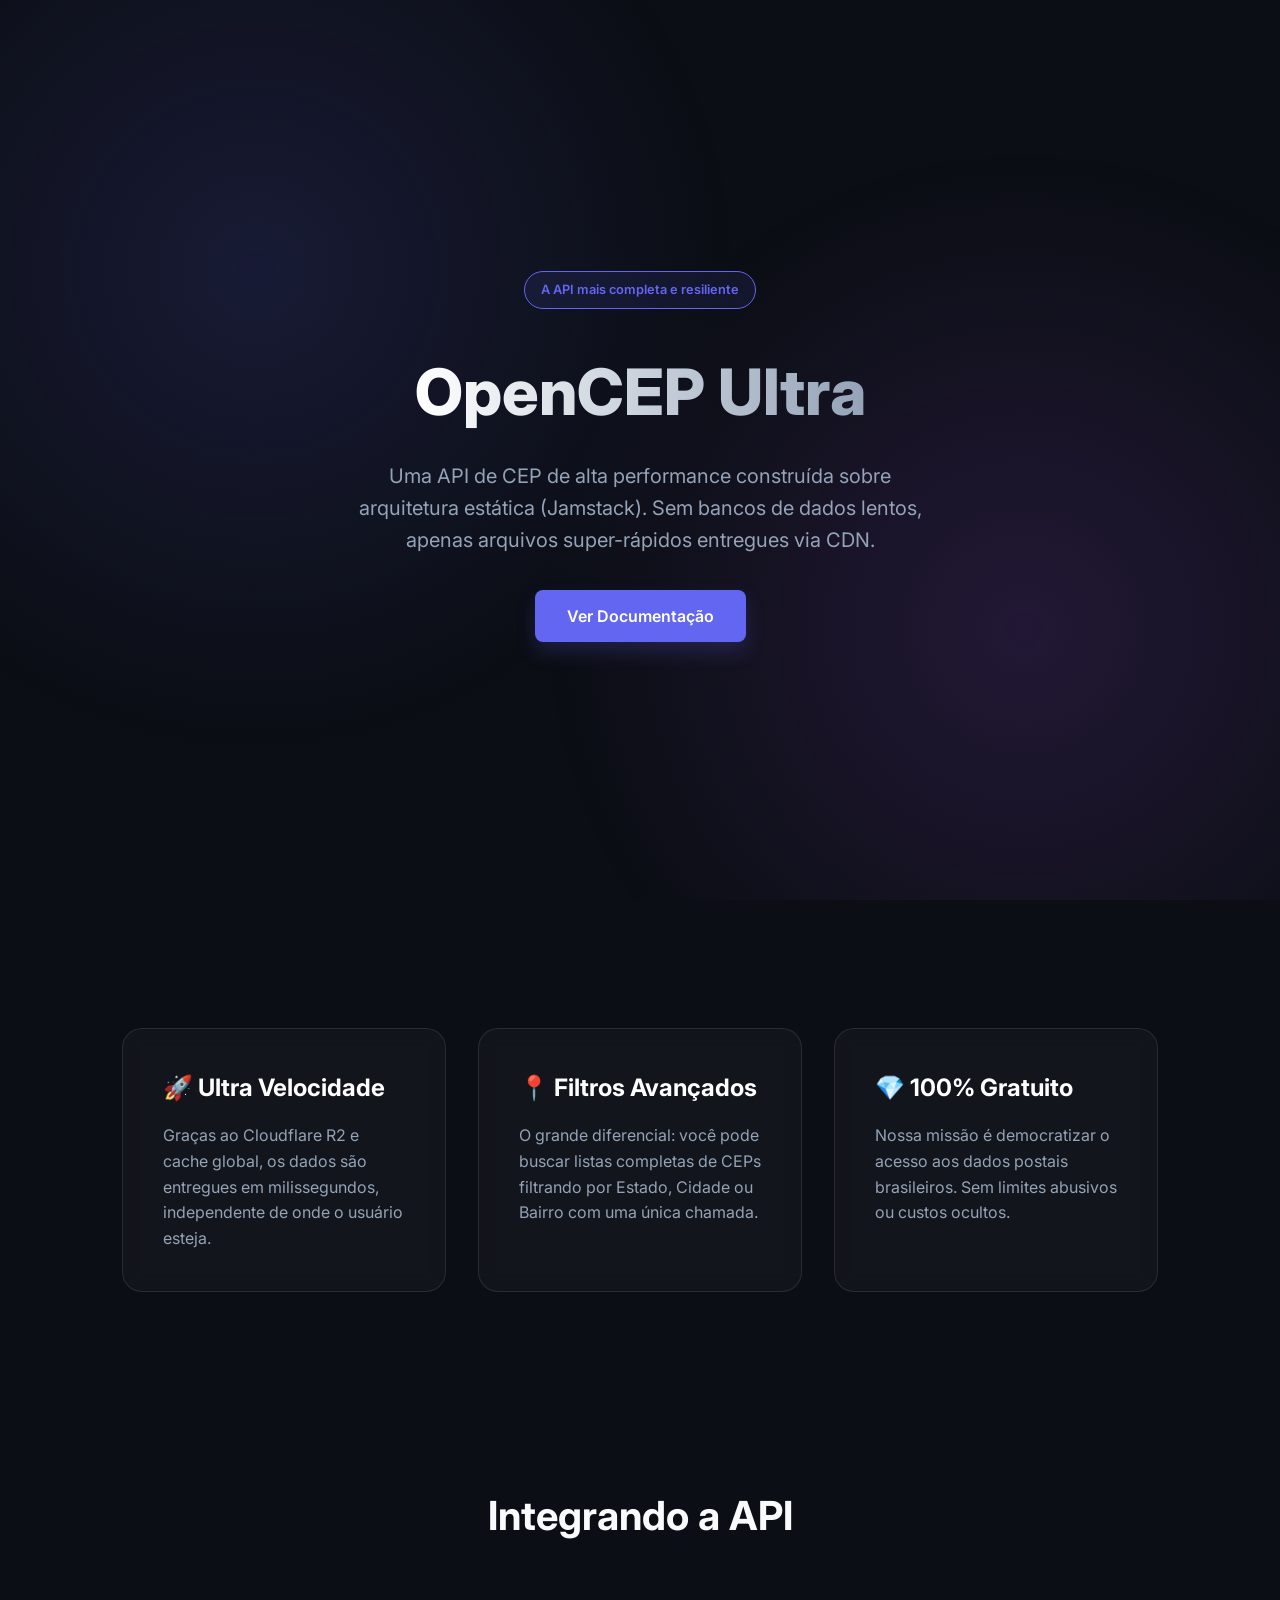
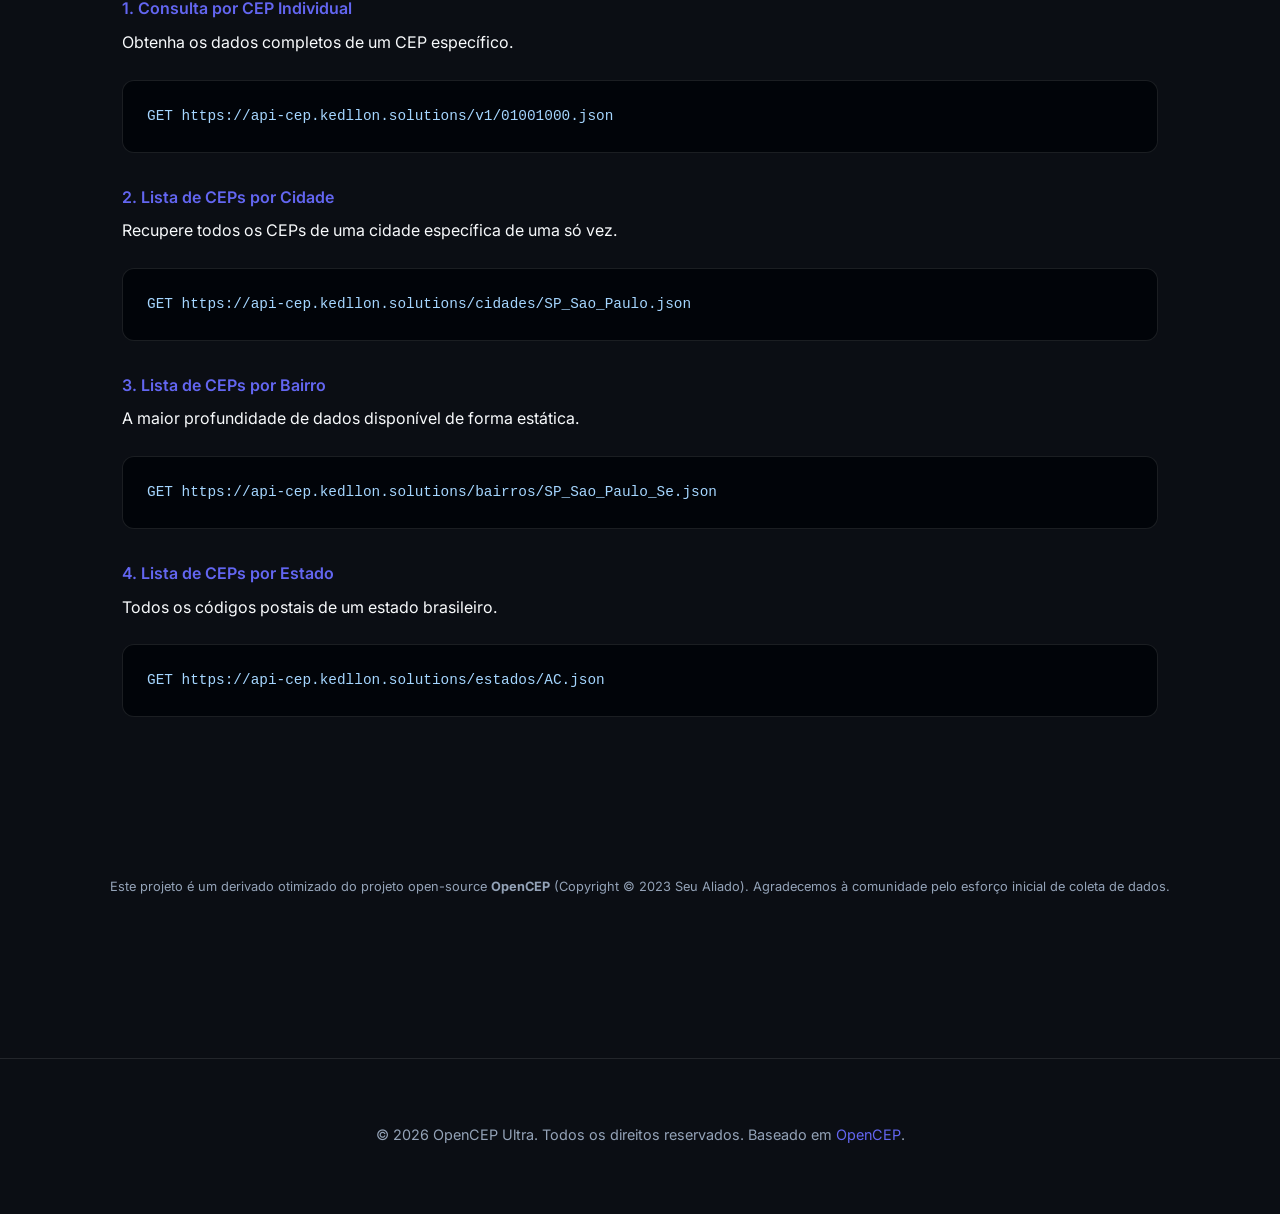
<file: index.html>
<!DOCTYPE html>
<html lang="pt-br">
<head>
    <meta charset="UTF-8">
    <meta name="viewport" content="width=device-width, initial-scale=1.0">
    <title>OpenCEP Ultra | API de CEP Brasileira Gratuita e Rápida</title>
    
    <!-- SEO Meta Tags -->
    <meta name="description" content="A API de CEP mais rápida do Brasil. Alta performance com Cloudflare R2, suporte a filtros por bairro, cidade e estado. 100% gratuita e open-source.">
    <meta name="keywords" content="CEP, API, Brasil, Endereço, OpenCEP, Cloudflare, R2, Jamstack, Desenvolvedor">
    
    <!-- Open Graph / Facebook -->
    <meta property="og:type" content="website">
    <meta property="og:url" content="https://api-cep.kedllon.solutions/">
    <meta property="og:title" content="OpenCEP Ultra | API de CEP Brasileira">
    <meta property="og:description" content="Alta performance e escalabilidade. Filtre por bairro, cidade e estado em milissegundos.">
    <meta property="og:image" content="logo.png">

    <!-- Twitter -->
    <meta property="twitter:card" content="summary_large_image">
    <meta property="twitter:url" content="https://api-cep.kedllon.solutions/">
    <meta property="twitter:title" content="OpenCEP Ultra | API de CEP Brasileira">
    <meta property="twitter:description" content="A API de CEP mais rápida do Brasil. 1.2M de registros servidos na borda da Cloudflare.">
    <meta property="twitter:image" content="logo.png">
    <meta name="description" content="A API de CEP mais rápida do Brasil com filtros avançados por cidade, bairro e estado. Baseada em Jamstack e Cloudflare.">
    <link rel="stylesheet" href="style.css">
    <link rel="shortcut icon" href="https://img.icons8.com/color/48/000000/api.png" type="image/x-icon">

    <!-- Global site tag (gtag.js) - Google Analytics -->
    <script async src="https://www.googletagmanager.com/gtag/js?id=G-SEU_GA_ID"></script>
    <script>
      window.dataLayer = window.dataLayer || [];
      function gtag(){dataLayer.push(arguments);}
      gtag('js', new Date());
      gtag('config', 'G-SEU_GA_ID');
    </script>

    <!-- Microsoft Clarity -->
    <script type="text/javascript">
        (function(c,l,a,r,i,t,y){
            c[a]=c[a]||function(){(c[a].q=c[a].q||[]).push(arguments)};
            t=l.createElement(r);t.async=1;t.src="https://www.clarity.ms/tag/"+i;
            y=l.getElementsByTagName(r)[0];y.parentNode.insertBefore(t,y);
        })(window, document, "clarity", "script", "SEU_CLARITY_ID");
    </script>
    <link rel="author" href="humans.txt" />
</head>
<body>
    <div class="bg-gradient"></div>
    
    <div class="container">
        <!-- Hero Section -->
        <header>
            <span class="badge">A API mais completa e resiliente</span>
            <h1>OpenCEP <span style="color: var(--accent-color);">Ultra</span></h1>
            <p class="hero-subtitle">
                Uma API de CEP de alta performance construída sobre arquitetura estática (Jamstack). 
                Sem bancos de dados lentos, apenas arquivos super-rápidos entregues via CDN.
            </p>
            <div class="hero-actions">
                <a href="#docs" class="btn-primary">Ver Documentação</a>
            </div>
        </header>

        <!-- Features -->
        <section class="features">
            <div class="feature-card">
                <h3>🚀 Ultra Velocidade</h3>
                <p>Graças ao Cloudflare R2 e cache global, os dados são entregues em milissegundos, independente de onde o usuário esteja.</p>
            </div>
            <div class="feature-card">
                <h3>📍 Filtros Avançados</h3>
                <p>O grande diferencial: você pode buscar listas completas de CEPs filtrando por Estado, Cidade ou Bairro com uma única chamada.</p>
            </div>
            <div class="feature-card">
                <h3>💎 100% Gratuito</h3>
                <p>Nossa missão é democratizar o acesso aos dados postais brasileiros. Sem limites abusivos ou custos ocultos.</p>
            </div>
        </section>

        <!-- Documentation -->
        <section class="docs" id="docs">
            <h2>Integrando a API</h2>
            
            <div class="doc-item">
                <span class="code-title">1. Consulta por CEP Individual</span>
                <p>Obtenha os dados completos de um CEP específico.</p>
                <div class="code-block">
                    <code>GET https://api-cep.kedllon.solutions/v1/01001000.json</code>
                </div>
            </div>

            <div class="doc-item">
                <span class="code-title">2. Lista de CEPs por Cidade</span>
                <p>Recupere todos os CEPs de uma cidade específica de uma só vez.</p>
                <div class="code-block">
                    <code>GET https://api-cep.kedllon.solutions/cidades/SP_Sao_Paulo.json</code>
                </div>
            </div>

            <div class="doc-item">
                <span class="code-title">3. Lista de CEPs por Bairro</span>
                <p>A maior profundidade de dados disponível de forma estática.</p>
                <div class="code-block">
                    <code>GET https://api-cep.kedllon.solutions/bairros/SP_Sao_Paulo_Se.json</code>
                </div>
            </div>

            <div class="doc-item">
                <span class="code-title">4. Lista de CEPs por Estado</span>
                <p>Todos os códigos postais de um estado brasileiro.</p>
                <div class="code-block">
                    <code>GET https://api-cep.kedllon.solutions/estados/AC.json</code>
                </div>
            </div>
        </section>
    </div>

        <!-- Credits Section -->
        <section class="docs" style="padding-top: 0;">
            <p style="color: var(--text-muted); font-size: 0.8rem; text-align: center;">
                Este projeto é um derivado otimizado do projeto open-source <strong>OpenCEP</strong> (Copyright © 2023 Seu Aliado). 
                Agradecemos à comunidade pelo esforço inicial de coleta de dados.
            </p>
        </section>
    </div>

    <footer>
        <p>&copy; 2026 OpenCEP Ultra. Todos os direitos reservados. Baseado em <a href="https://github.com/SeuAliado/OpenCEP" style="color: var(--primary-color); text-decoration: none;">OpenCEP</a>.</p>
    </footer>

    <script>
        // Animação suave ao scroll
        document.querySelectorAll('a[href^="#"]').forEach(anchor => {
            anchor.addEventListener('click', function (e) {
                e.preventDefault();
                document.querySelector(this.getAttribute('href')).scrollIntoView({
                    behavior: 'smooth'
                });
            });
        });
    </script>
</body>
</html>
</file>
<file: style.css>
@import url('https://fonts.googleapis.com/css2?family=Inter:wght@300;400;600;700&display=swap');

:root {
    --bg-color: #0b0e14;
    --card-bg: rgba(255, 255, 255, 0.03);
    --primary-color: #6366f1;
    --secondary-color: #a855f7;
    --accent-color: #ed1c24; /* O vermelho que você gosta */
    --text-main: #f8fafc;
    --text-muted: #94a3b8;
    --glass-border: rgba(255, 255, 255, 0.1);
}

* {
    margin: 0;
    padding: 0;
    box-sizing: border-box;
}

body {
    font-family: 'Inter', sans-serif;
    background-color: var(--bg-color);
    color: var(--text-main);
    line-height: 1.6;
    overflow-x: hidden;
}

/* Background Animation */
.bg-gradient {
    position: fixed;
    top: 0;
    left: 0;
    width: 100%;
    height: 100%;
    background: radial-gradient(circle at 20% 30%, rgba(99, 102, 241, 0.15) 0%, transparent 40%),
                radial-gradient(circle at 80% 70%, rgba(168, 85, 247, 0.15) 0%, transparent 40%);
    z-index: -1;
}

.container {
    max-width: 1100px;
    margin: 0 auto;
    padding: 0 2rem;
}

header {
    height: 100vh;
    display: flex;
    flex-direction: column;
    justify-content: center;
    align-items: center;
    text-align: center;
    position: relative;
}

.hero-img {
    position: absolute;
    width: 600px;
    opacity: 0.1;
    filter: blur(80px);
    z-index: -1;
}

h1 {
    font-size: 4rem;
    font-weight: 800;
    background: linear-gradient(to right, #fff, #94a3b8);
    -webkit-background-clip: text;
    -webkit-text-fill-color: transparent;
    margin-bottom: 1rem;
}

.badge {
    background: rgba(99, 102, 241, 0.1);
    border: 1px solid var(--primary-color);
    color: var(--primary-color);
    padding: 0.5rem 1rem;
    border-radius: 99px;
    font-size: 0.8rem;
    font-weight: 600;
    margin-bottom: 2rem;
    display: inline-block;
}

.hero-subtitle {
    font-size: 1.25rem;
    color: var(--text-muted);
    max-width: 600px;
    margin-bottom: 3rem;
}

.btn-primary {
    background: var(--primary-color);
    color: white;
    padding: 1rem 2rem;
    border-radius: 8px;
    text-decoration: none;
    font-weight: 600;
    transition: all 0.3s ease;
    box-shadow: 0 10px 20px rgba(99, 102, 241, 0.2);
}

.btn-primary:hover {
    transform: translateY(-2px);
    box-shadow: 0 15px 30px rgba(99, 102, 241, 0.3);
}

/* Features Section */
.features {
    padding: 8rem 0;
    display: grid;
    grid-template-columns: repeat(auto-fit, minmax(300px, 1fr));
    gap: 2rem;
}

.feature-card {
    background: var(--card-bg);
    border: 1px solid var(--glass-border);
    padding: 2.5rem;
    border-radius: 20px;
    backdrop-filter: blur(10px);
    transition: transform 0.3s ease;
}

.feature-card:hover {
    transform: translateY(-10px);
    border-color: rgba(99, 102, 241, 0.3);
}

.feature-card h3 {
    font-size: 1.5rem;
    margin-bottom: 1rem;
    color: white;
}

.feature-card p {
    color: var(--text-muted);
}

/* Docs Section */
.docs {
    padding: 4rem 0 10rem;
}

.docs h2 {
    font-size: 2.5rem;
    margin-bottom: 3rem;
    text-align: center;
}

.code-block {
    background: #010409;
    padding: 1.5rem;
    border-radius: 12px;
    border: 1px solid var(--glass-border);
    font-family: 'Courier New', Courier, monospace;
    font-size: 0.9rem;
    margin-top: 1.5rem;
    position: relative;
    overflow-x: auto;
}

.code-block code {
    color: #a5d6ff;
}

.code-title {
    font-weight: 600;
    margin-bottom: 0.5rem;
    display: block;
    color: var(--primary-color);
    margin-top: 2rem;
}

footer {
    padding: 4rem 0;
    text-align: center;
    border-top: 1px solid var(--glass-border);
    color: var(--text-muted);
    font-size: 0.9rem;
}

@media (max-width: 768px) {
    h1 { font-size: 2.5rem; }
    .hero-subtitle { font-size: 1rem; }
}
</file>
